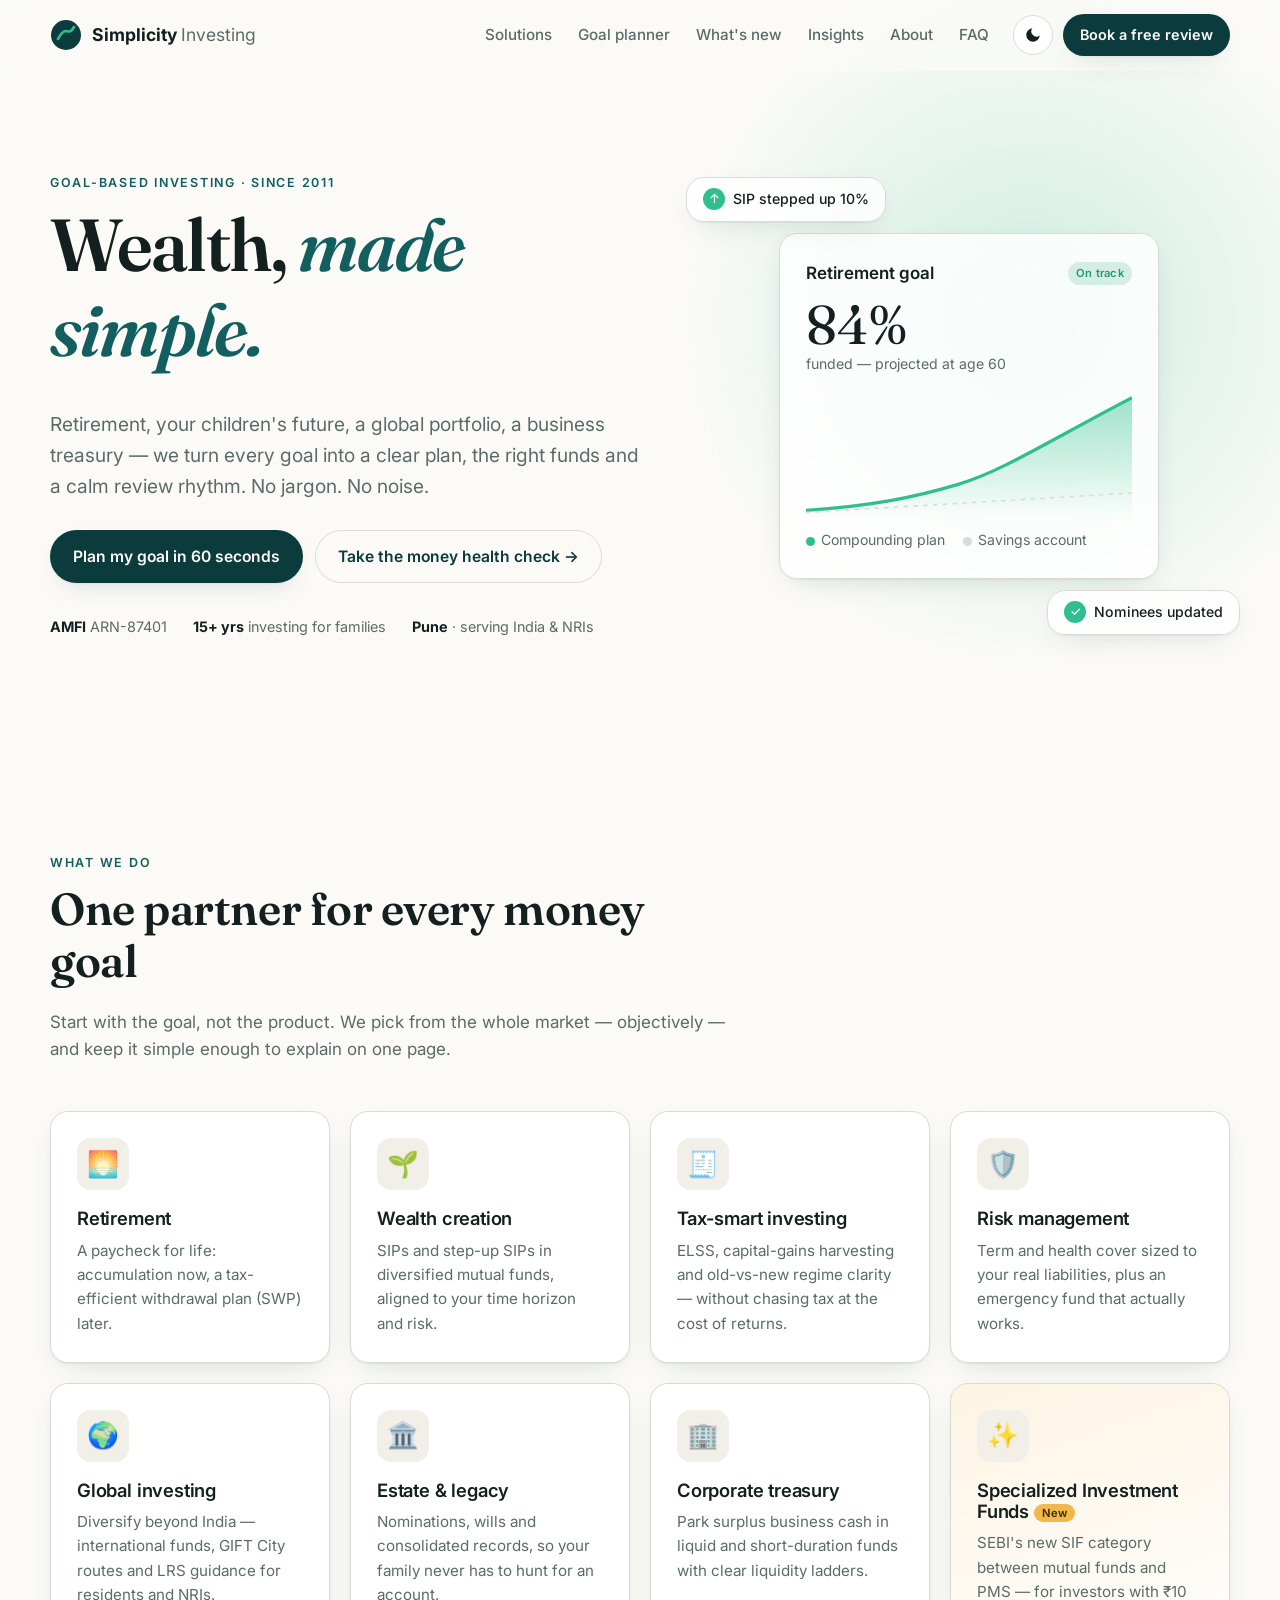
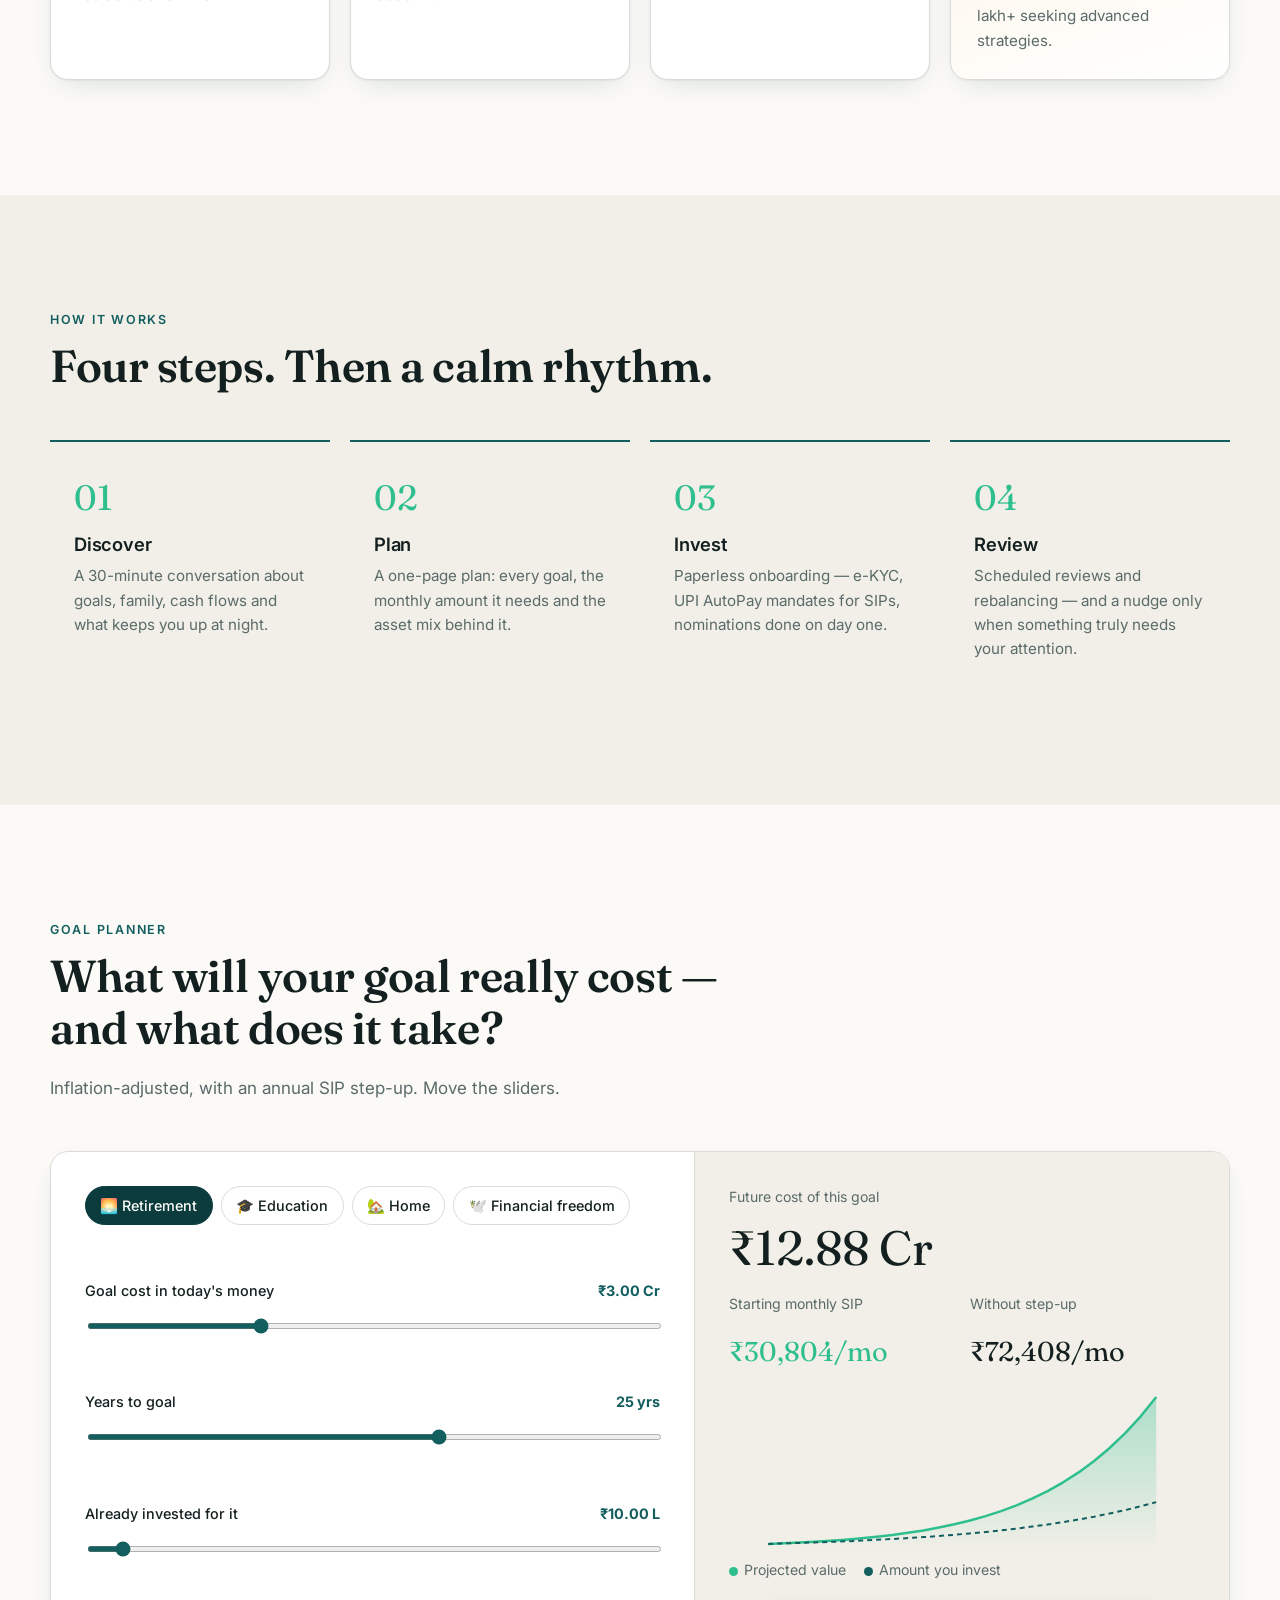
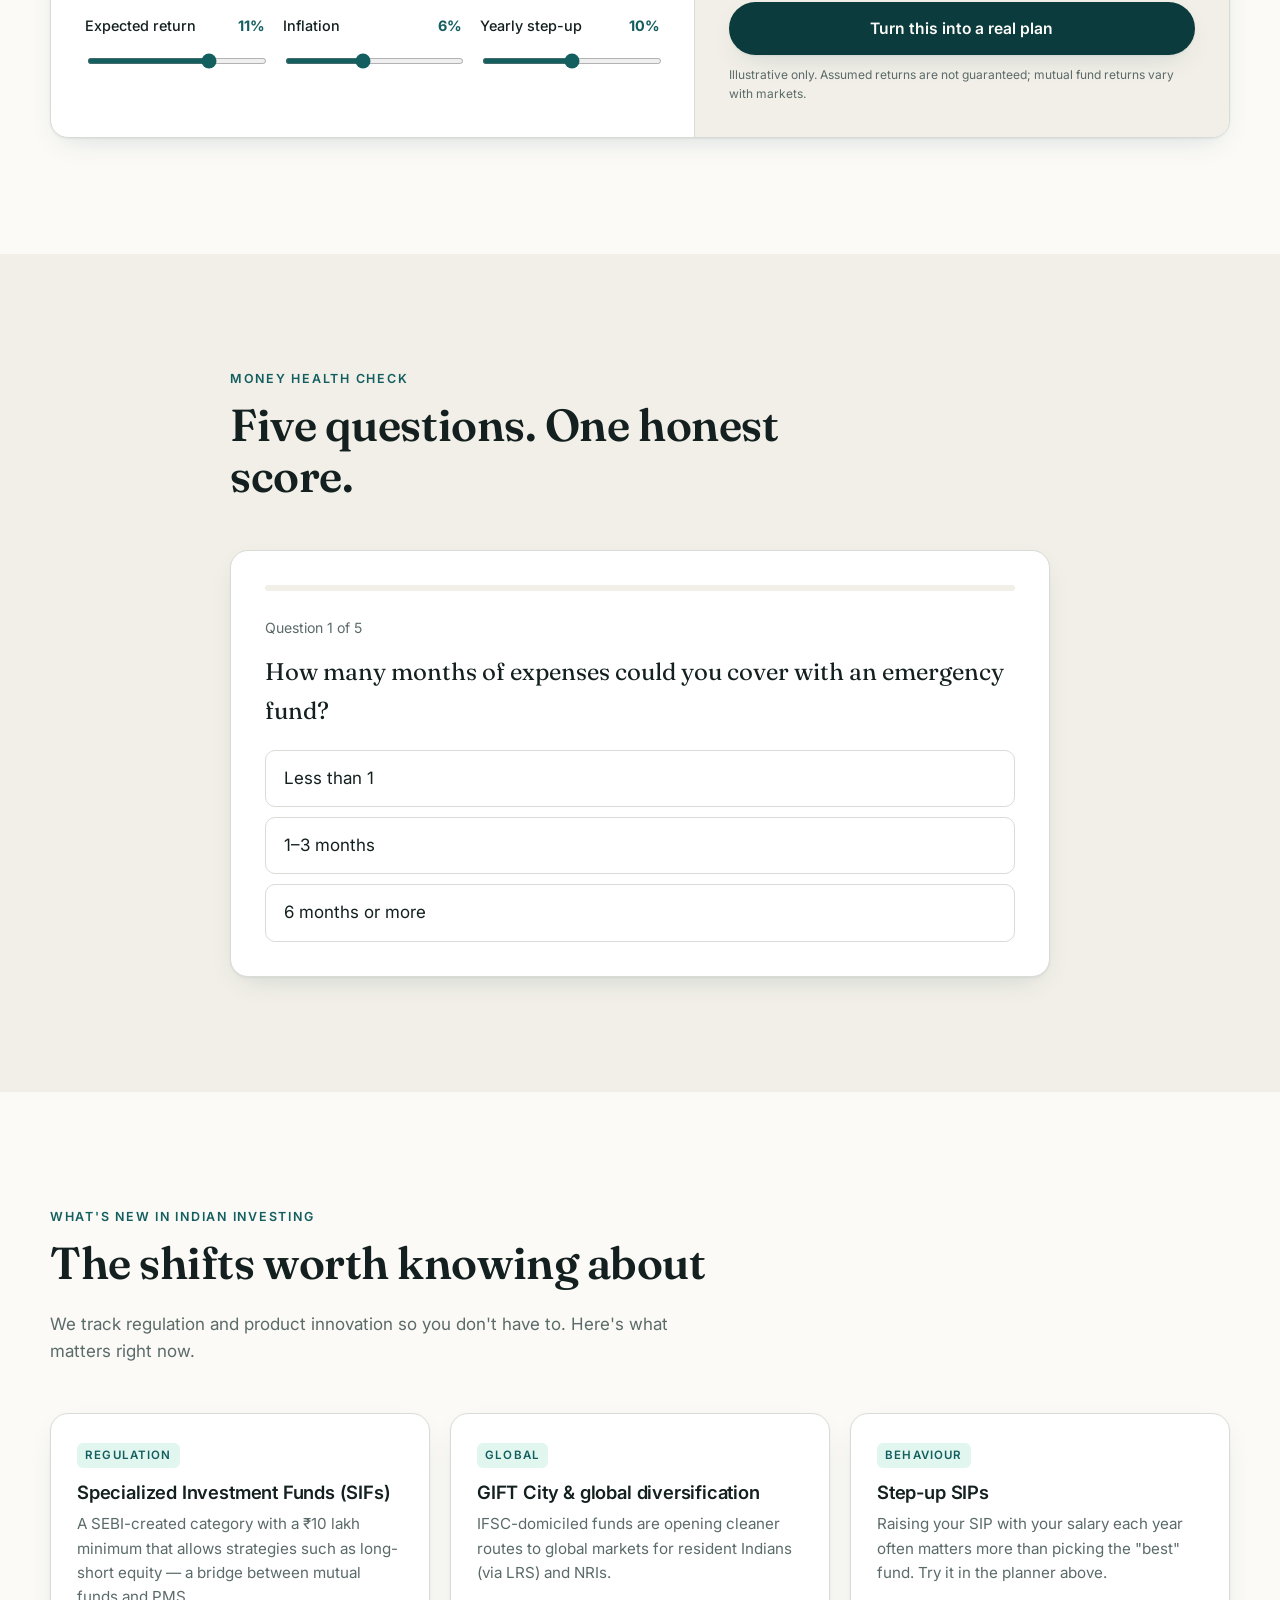
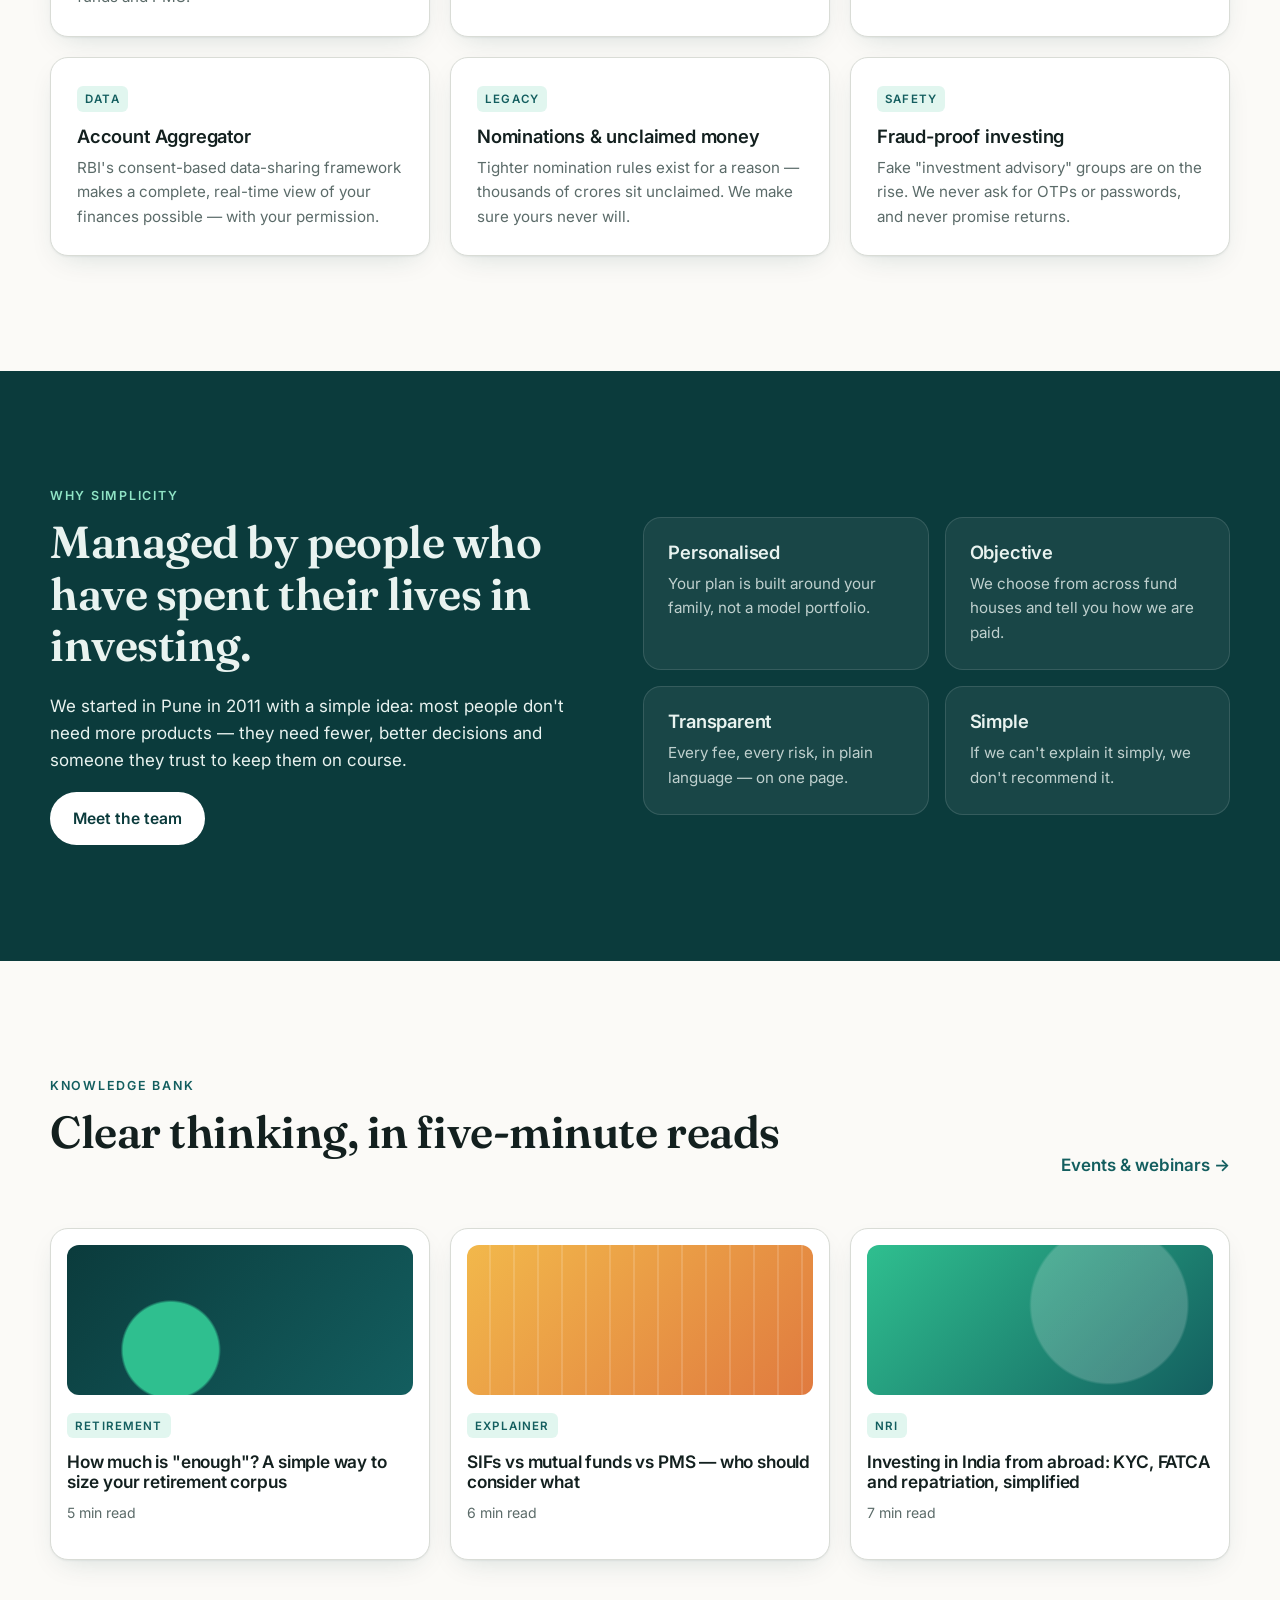
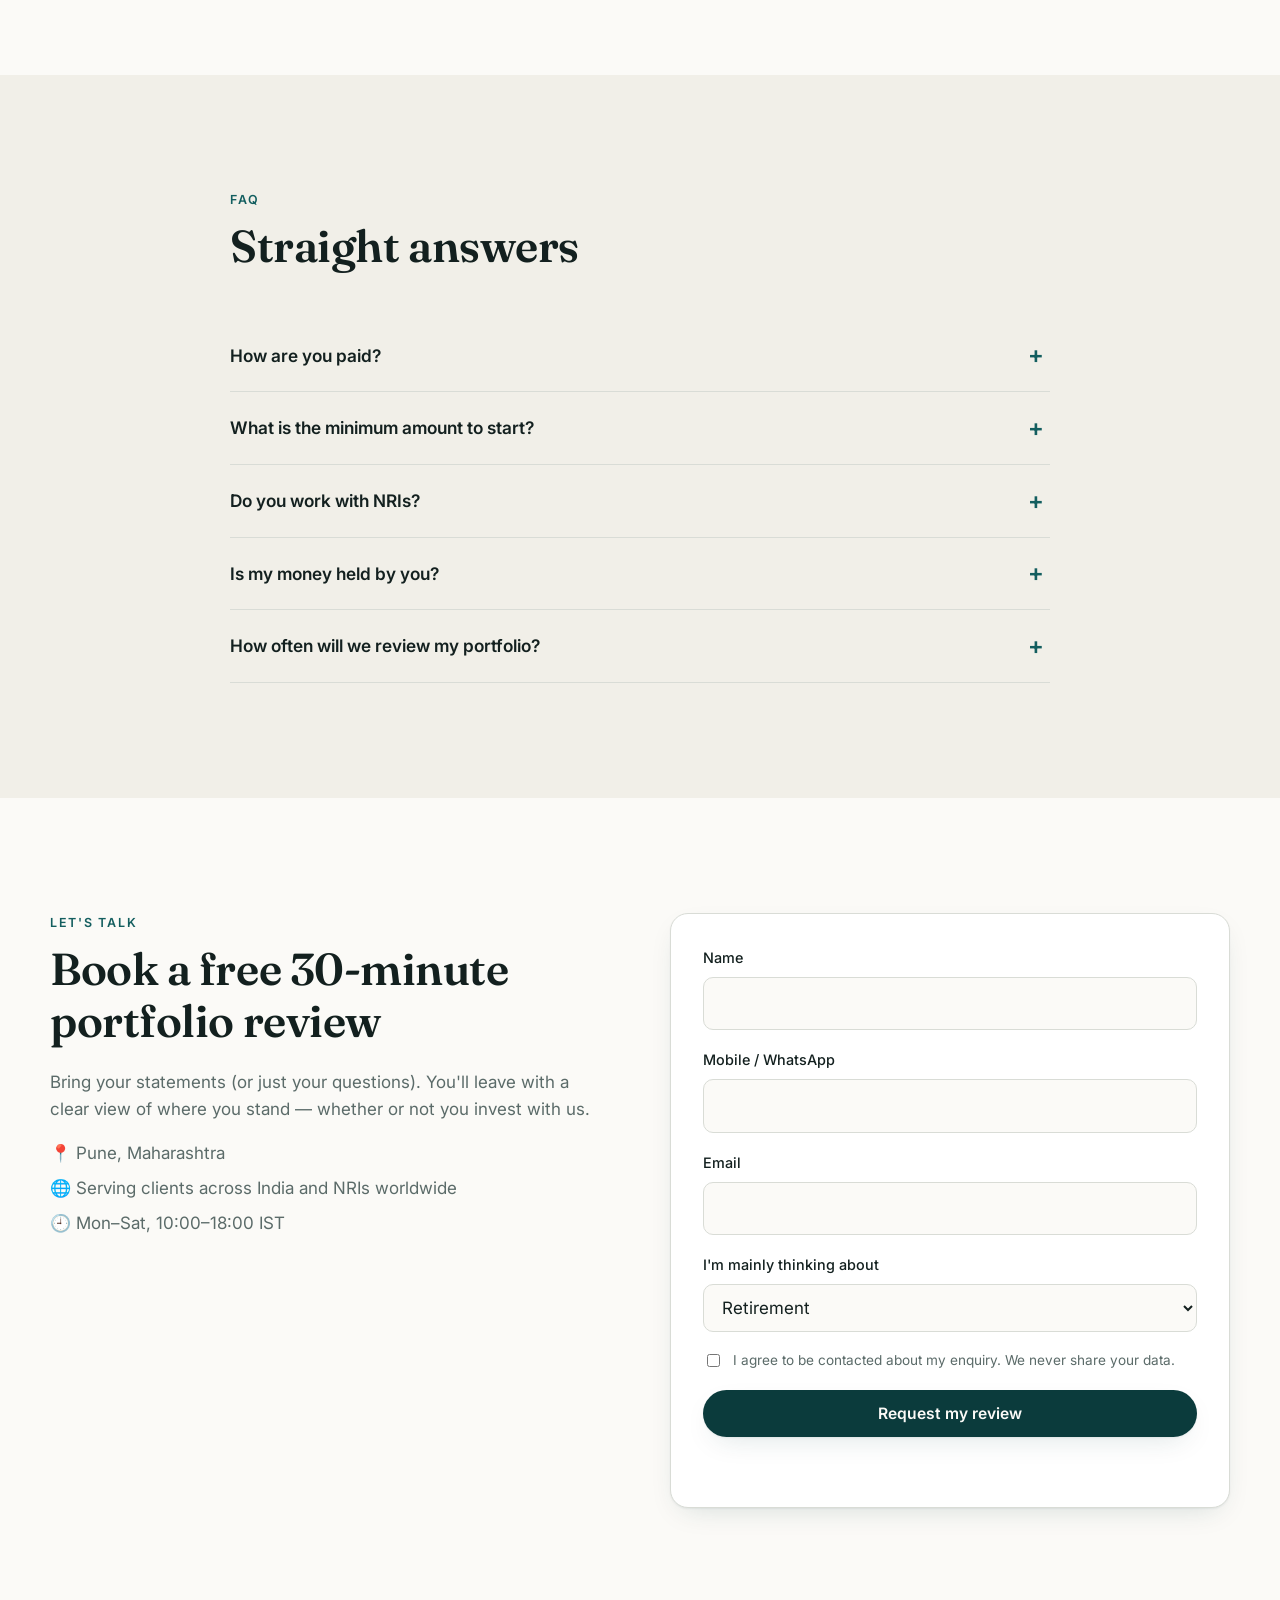
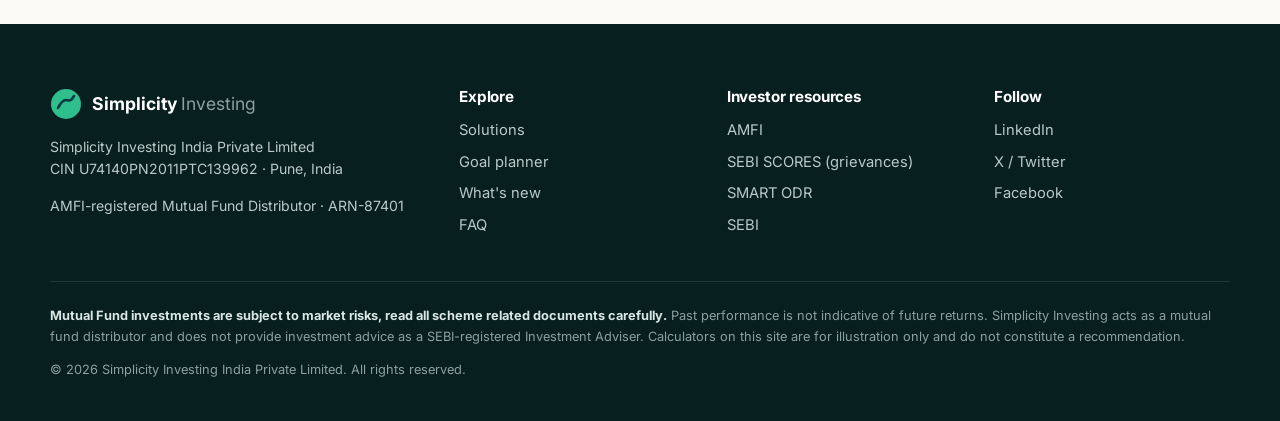
<file: index.html>
<!doctype html>
<html lang="en-IN">
<head>
  <meta charset="utf-8">
  <meta name="viewport" content="width=device-width, initial-scale=1">
  <title>Simplicity Investing — Wealth, made simple</title>
  <meta name="description" content="Simplicity Investing (AMFI ARN-87401, Pune, since 2011) helps families, NRIs and businesses plan retirement, build wealth, save tax and invest globally — with objectivity, transparency and simplicity.">
  <meta name="theme-color" content="#0b3b3c">
  <link rel="canonical" href="https://www.simplicityinvesting.com/">
  <link rel="icon" href="assets/favicon.svg" type="image/svg+xml">

  <!-- Open Graph -->
  <meta property="og:type" content="website">
  <meta property="og:title" content="Simplicity Investing — Wealth, made simple">
  <meta property="og:description" content="Goal-based investing for retirement, wealth creation, tax saving and global diversification. AMFI-registered since 2011.">
  <meta property="og:url" content="https://www.simplicityinvesting.com/">
  <meta name="twitter:card" content="summary_large_image">
  <meta name="twitter:site" content="@Simplicity_Inv">

  <link rel="preconnect" href="https://fonts.googleapis.com">
  <link rel="preconnect" href="https://fonts.gstatic.com" crossorigin>
  <link href="https://fonts.googleapis.com/css2?family=Fraunces:opsz,wght@9..144,400;9..144,600&family=Inter:wght@400;500;600;700&display=swap" rel="stylesheet">
  <link rel="stylesheet" href="styles.css">

  <!-- Structured data: helps search engines and AI answer engines cite the firm correctly -->
  <script type="application/ld+json">
  {
    "@context": "https://schema.org",
    "@type": "FinancialService",
    "name": "Simplicity Investing India Private Limited",
    "alternateName": "Simplicity Investing",
    "url": "https://www.simplicityinvesting.com/",
    "logo": "https://www.simplicityinvesting.com/assets/favicon.svg",
    "foundingDate": "2011",
    "address": { "@type": "PostalAddress", "addressLocality": "Pune", "addressRegion": "Maharashtra", "addressCountry": "IN" },
    "areaServed": ["IN", "Worldwide (NRI clients)"],
    "identifier": { "@type": "PropertyValue", "propertyID": "AMFI ARN", "value": "ARN-87401" },
    "sameAs": [
      "https://in.linkedin.com/company/simplicity-investing-advisors-india-private-limited",
      "https://www.facebook.com/simplicityinvesting/",
      "https://x.com/Simplicity_Inv"
    ],
    "knowsAbout": ["Mutual funds", "SIP", "Retirement planning", "ELSS tax saving", "Specialized Investment Funds", "International investing", "Estate planning", "Corporate treasury"]
  }
  </script>
  <script type="application/ld+json">
  {
    "@context": "https://schema.org",
    "@type": "FAQPage",
    "mainEntity": [
      { "@type": "Question", "name": "How is Simplicity Investing paid?", "acceptedAnswer": { "@type": "Answer", "text": "As an AMFI-registered mutual fund distributor (ARN-87401), Simplicity Investing is paid commissions by asset management companies, included in the expense ratio of regular plans and disclosed to clients." } },
      { "@type": "Question", "name": "What is the minimum amount to start investing?", "acceptedAnswer": { "@type": "Answer", "text": "Most funds allow SIPs from ₹500 a month. Specialized Investment Funds need a minimum of ₹10 lakh across SIFs of a fund house." } },
      { "@type": "Question", "name": "Does Simplicity Investing work with NRIs?", "acceptedAnswer": { "@type": "Answer", "text": "Yes. It helps NRIs with KYC, FATCA declarations, NRE/NRO routing and choosing fund houses that accept investments from their country of residence." } },
      { "@type": "Question", "name": "Does Simplicity Investing hold client money?", "acceptedAnswer": { "@type": "Answer", "text": "No. Investments are held in the client's own name with the fund house and its registrar (CAMS/KFintech), and payments go directly to the fund house." } }
    ]
  }
  </script>
</head>
<body>
  <a class="skip-link" href="#main">Skip to content</a>

  <header class="site-header" id="top">
    <div class="container nav">
      <a class="brand" href="#top" aria-label="Simplicity Investing home">
        <svg class="brand-mark" viewBox="0 0 32 32" aria-hidden="true"><circle cx="16" cy="16" r="15" fill="var(--brand)"/><path d="M8 20c3-6 6-8 8-8s4 3 8-4" stroke="var(--accent)" stroke-width="2.6" fill="none" stroke-linecap="round"/></svg>
        <span>Simplicity<span class="brand-sub">Investing</span></span>
      </a>
      <nav aria-label="Primary">
        <button class="nav-toggle" aria-expanded="false" aria-controls="nav-menu">
          <span class="sr-only">Menu</span><span class="bar"></span><span class="bar"></span>
        </button>
        <ul id="nav-menu" class="nav-menu">
          <li><a href="#solutions">Solutions</a></li>
          <li><a href="#planner">Goal planner</a></li>
          <li><a href="#trends">What's new</a></li>
          <li><a href="#insights">Insights</a></li>
          <li><a href="#about">About</a></li>
          <li><a href="#faq">FAQ</a></li>
        </ul>
      </nav>
      <div class="nav-actions">
        <button class="theme-toggle" type="button" aria-label="Toggle dark mode">
          <svg viewBox="0 0 24 24" aria-hidden="true"><path d="M21 12.8A9 9 0 1 1 11.2 3a7 7 0 0 0 9.8 9.8z"/></svg>
        </button>
        <a class="btn btn-primary btn-sm" href="#contact">Book a free review</a>
      </div>
    </div>
  </header>

  <main id="main">
    <!-- HERO -->
    <section class="hero">
      <div class="container hero-grid">
        <div class="hero-copy reveal">
          <p class="eyebrow">Goal-based investing · Since 2011</p>
          <h1>Wealth, <em>made simple.</em></h1>
          <p class="lead">Retirement, your children's future, a global portfolio, a business treasury — we turn every goal into a clear plan, the right funds and a calm review rhythm. No jargon. No noise.</p>
          <div class="hero-ctas">
            <a class="btn btn-primary" href="#planner">Plan my goal in 60 seconds</a>
            <a class="btn btn-ghost" href="#health">Take the money health check →</a>
          </div>
          <ul class="trust-strip" aria-label="Credentials">
            <li><strong>AMFI</strong> ARN-87401</li>
            <li><strong>15+ yrs</strong> investing for families</li>
            <li><strong>Pune</strong> · serving India &amp; NRIs</li>
          </ul>
        </div>

        <div class="hero-visual reveal" aria-hidden="true">
          <div class="card glass hero-card">
            <div class="hero-card-head">
              <span>Retirement goal</span>
              <span class="pill pill-good">On track</span>
            </div>
            <p class="hero-card-value" data-count="84">0%</p>
            <p class="muted small">funded — projected at age 60</p>
            <svg class="hero-chart" viewBox="0 0 300 120" preserveAspectRatio="none">
              <defs>
                <linearGradient id="hg" x1="0" y1="0" x2="0" y2="1">
                  <stop offset="0" stop-color="var(--accent)" stop-opacity=".45"/>
                  <stop offset="1" stop-color="var(--accent)" stop-opacity="0"/>
                </linearGradient>
              </defs>
              <path class="hero-area" d="M0 112 C60 108 100 100 140 88 S220 50 300 8 L300 120 L0 120Z" fill="url(#hg)"/>
              <path class="hero-line" d="M0 112 C60 108 100 100 140 88 S220 50 300 8" fill="none" stroke="var(--accent)" stroke-width="3"/>
              <path d="M0 114 L300 96" stroke="var(--line)" stroke-dasharray="4 5" stroke-width="1.5"/>
            </svg>
            <div class="legend small"><span><i class="dot dot-accent"></i>Compounding plan</span><span><i class="dot dot-line"></i>Savings account</span></div>
          </div>
          <div class="card glass float-chip chip-1"><span class="chip-ic">↑</span> SIP stepped up 10%</div>
          <div class="card glass float-chip chip-2"><span class="chip-ic">✓</span> Nominees updated</div>
        </div>
      </div>
    </section>

    <!-- SOLUTIONS -->
    <section id="solutions" class="section">
      <div class="container">
        <header class="section-head reveal">
          <p class="eyebrow">What we do</p>
          <h2>One partner for every money goal</h2>
          <p class="muted">Start with the goal, not the product. We pick from the whole market — objectively — and keep it simple enough to explain on one page.</p>
        </header>
        <div class="grid grid-4">
          <article class="card solution reveal">
            <div class="icon">🌅</div>
            <h3>Retirement</h3>
            <p>A paycheck for life: accumulation now, a tax-efficient withdrawal plan (SWP) later.</p>
          </article>
          <article class="card solution reveal">
            <div class="icon">🌱</div>
            <h3>Wealth creation</h3>
            <p>SIPs and step-up SIPs in diversified mutual funds, aligned to your time horizon and risk.</p>
          </article>
          <article class="card solution reveal">
            <div class="icon">🧾</div>
            <h3>Tax-smart investing</h3>
            <p>ELSS, capital-gains harvesting and old-vs-new regime clarity — without chasing tax at the cost of returns.</p>
          </article>
          <article class="card solution reveal">
            <div class="icon">🛡️</div>
            <h3>Risk management</h3>
            <p>Term and health cover sized to your real liabilities, plus an emergency fund that actually works.</p>
          </article>
          <article class="card solution reveal">
            <div class="icon">🌍</div>
            <h3>Global investing</h3>
            <p>Diversify beyond India — international funds, GIFT City routes and LRS guidance for residents and NRIs.</p>
          </article>
          <article class="card solution reveal">
            <div class="icon">🏛️</div>
            <h3>Estate &amp; legacy</h3>
            <p>Nominations, wills and consolidated records, so your family never has to hunt for an account.</p>
          </article>
          <article class="card solution reveal">
            <div class="icon">🏢</div>
            <h3>Corporate treasury</h3>
            <p>Park surplus business cash in liquid and short-duration funds with clear liquidity ladders.</p>
          </article>
          <article class="card solution reveal highlight">
            <div class="icon">✨</div>
            <h3>Specialized Investment Funds <span class="pill">New</span></h3>
            <p>SEBI's new SIF category between mutual funds and PMS — for investors with ₹10 lakh+ seeking advanced strategies.</p>
          </article>
        </div>
      </div>
    </section>

    <!-- PROCESS -->
    <section class="section section-tint">
      <div class="container">
        <header class="section-head reveal">
          <p class="eyebrow">How it works</p>
          <h2>Four steps. Then a calm rhythm.</h2>
        </header>
        <ol class="steps">
          <li class="reveal"><span class="step-n">01</span><h3>Discover</h3><p>A 30-minute conversation about goals, family, cash flows and what keeps you up at night.</p></li>
          <li class="reveal"><span class="step-n">02</span><h3>Plan</h3><p>A one-page plan: every goal, the monthly amount it needs and the asset mix behind it.</p></li>
          <li class="reveal"><span class="step-n">03</span><h3>Invest</h3><p>Paperless onboarding — e-KYC, UPI AutoPay mandates for SIPs, nominations done on day one.</p></li>
          <li class="reveal"><span class="step-n">04</span><h3>Review</h3><p>Scheduled reviews and rebalancing — and a nudge only when something truly needs your attention.</p></li>
        </ol>
      </div>
    </section>

    <!-- PLANNER -->
    <section id="planner" class="section">
      <div class="container">
        <header class="section-head reveal">
          <p class="eyebrow">Goal planner</p>
          <h2>What will your goal really cost — and what does it take?</h2>
          <p class="muted">Inflation-adjusted, with an annual SIP step-up. Move the sliders.</p>
        </header>

        <div class="planner card reveal">
          <form class="planner-form" id="planner-form" aria-label="Goal planner inputs">
            <fieldset class="goal-chips">
              <legend class="sr-only">Pick a goal</legend>
              <label><input type="radio" name="goal" value="retirement" checked><span>🌅 Retirement</span></label>
              <label><input type="radio" name="goal" value="education"><span>🎓 Education</span></label>
              <label><input type="radio" name="goal" value="home"><span>🏡 Home</span></label>
              <label><input type="radio" name="goal" value="freedom"><span>🕊️ Financial freedom</span></label>
            </fieldset>

            <div class="field">
              <label for="cost">Goal cost in today's money <output id="cost-out"></output></label>
              <input type="range" id="cost" min="500000" max="100000000" step="500000" value="30000000">
            </div>
            <div class="field">
              <label for="years">Years to goal <output id="years-out"></output></label>
              <input type="range" id="years" min="1" max="40" step="1" value="25">
            </div>
            <div class="field">
              <label for="saved">Already invested for it <output id="saved-out"></output></label>
              <input type="range" id="saved" min="0" max="20000000" step="100000" value="1000000">
            </div>
            <div class="field-row">
              <div class="field">
                <label for="ret">Expected return <output id="ret-out"></output></label>
                <input type="range" id="ret" min="4" max="14" step="0.5" value="11">
              </div>
              <div class="field">
                <label for="inf">Inflation <output id="inf-out"></output></label>
                <input type="range" id="inf" min="3" max="10" step="0.5" value="6">
              </div>
              <div class="field">
                <label for="step">Yearly step-up <output id="step-out"></output></label>
                <input type="range" id="step" min="0" max="20" step="1" value="10">
              </div>
            </div>
          </form>

          <div class="planner-result" aria-live="polite">
            <p class="muted small">Future cost of this goal</p>
            <p class="big" id="future-cost">—</p>
            <div class="result-pair">
              <div>
                <p class="muted small">Starting monthly SIP</p>
                <p class="mid accent" id="sip-need">—</p>
              </div>
              <div>
                <p class="muted small">Without step-up</p>
                <p class="mid" id="sip-flat">—</p>
              </div>
            </div>
            <svg id="planner-chart" viewBox="0 0 400 160" role="img" aria-label="Projected corpus versus amount invested"></svg>
            <div class="legend small"><span><i class="dot dot-accent"></i>Projected value</span><span><i class="dot dot-brand"></i>Amount you invest</span></div>
            <a class="btn btn-primary btn-block" href="#contact">Turn this into a real plan</a>
            <p class="fine">Illustrative only. Assumed returns are not guaranteed; mutual fund returns vary with markets.</p>
          </div>
        </div>
      </div>
    </section>

    <!-- HEALTH CHECK -->
    <section id="health" class="section section-tint">
      <div class="container narrow">
        <header class="section-head reveal">
          <p class="eyebrow">Money health check</p>
          <h2>Five questions. One honest score.</h2>
        </header>
        <div class="card quiz reveal" id="quiz">
          <div class="quiz-progress"><span id="quiz-bar"></span></div>
          <div id="quiz-body"></div>
        </div>
      </div>
    </section>

    <!-- TRENDS -->
    <section id="trends" class="section">
      <div class="container">
        <header class="section-head reveal">
          <p class="eyebrow">What's new in Indian investing</p>
          <h2>The shifts worth knowing about</h2>
          <p class="muted">We track regulation and product innovation so you don't have to. Here's what matters right now.</p>
        </header>
        <div class="grid grid-3">
          <article class="card trend reveal">
            <span class="tag">Regulation</span>
            <h3>Specialized Investment Funds (SIFs)</h3>
            <p>A SEBI-created category with a ₹10 lakh minimum that allows strategies such as long-short equity — a bridge between mutual funds and PMS.</p>
          </article>
          <article class="card trend reveal">
            <span class="tag">Global</span>
            <h3>GIFT City &amp; global diversification</h3>
            <p>IFSC-domiciled funds are opening cleaner routes to global markets for resident Indians (via LRS) and NRIs.</p>
          </article>
          <article class="card trend reveal">
            <span class="tag">Behaviour</span>
            <h3>Step-up SIPs</h3>
            <p>Raising your SIP with your salary each year often matters more than picking the "best" fund. Try it in the planner above.</p>
          </article>
          <article class="card trend reveal">
            <span class="tag">Data</span>
            <h3>Account Aggregator</h3>
            <p>RBI's consent-based data-sharing framework makes a complete, real-time view of your finances possible — with your permission.</p>
          </article>
          <article class="card trend reveal">
            <span class="tag">Legacy</span>
            <h3>Nominations &amp; unclaimed money</h3>
            <p>Tighter nomination rules exist for a reason — thousands of crores sit unclaimed. We make sure yours never will.</p>
          </article>
          <article class="card trend reveal">
            <span class="tag">Safety</span>
            <h3>Fraud-proof investing</h3>
            <p>Fake "investment advisory" groups are on the rise. We never ask for OTPs or passwords, and never promise returns.</p>
          </article>
        </div>
      </div>
    </section>

    <!-- ABOUT -->
    <section id="about" class="section section-dark">
      <div class="container about-grid">
        <div class="reveal">
          <p class="eyebrow">Why Simplicity</p>
          <h2>Managed by people who have spent their lives in investing.</h2>
          <p>We started in Pune in 2011 with a simple idea: most people don't need more products — they need fewer, better decisions and someone they trust to keep them on course.</p>
          <a class="btn btn-light" href="#contact">Meet the team</a>
        </div>
        <ul class="values">
          <li class="reveal"><h3>Personalised</h3><p>Your plan is built around your family, not a model portfolio.</p></li>
          <li class="reveal"><h3>Objective</h3><p>We choose from across fund houses and tell you how we are paid.</p></li>
          <li class="reveal"><h3>Transparent</h3><p>Every fee, every risk, in plain language — on one page.</p></li>
          <li class="reveal"><h3>Simple</h3><p>If we can't explain it simply, we don't recommend it.</p></li>
        </ul>
      </div>
    </section>

    <!-- INSIGHTS -->
    <section id="insights" class="section">
      <div class="container">
        <header class="section-head section-head-row reveal">
          <div>
            <p class="eyebrow">Knowledge bank</p>
            <h2>Clear thinking, in five-minute reads</h2>
          </div>
          <a class="link-arrow" href="https://www.simplicityinvesting.com/knowledge-bank/events">Events &amp; webinars →</a>
        </header>
        <div class="grid grid-3">
          <a class="card insight reveal" href="#">
            <div class="insight-art art-1"></div>
            <span class="tag">Retirement</span>
            <h3>How much is "enough"? A simple way to size your retirement corpus</h3>
            <p class="muted small">5 min read</p>
          </a>
          <a class="card insight reveal" href="#">
            <div class="insight-art art-2"></div>
            <span class="tag">Explainer</span>
            <h3>SIFs vs mutual funds vs PMS — who should consider what</h3>
            <p class="muted small">6 min read</p>
          </a>
          <a class="card insight reveal" href="#">
            <div class="insight-art art-3"></div>
            <span class="tag">NRI</span>
            <h3>Investing in India from abroad: KYC, FATCA and repatriation, simplified</h3>
            <p class="muted small">7 min read</p>
          </a>
        </div>
      </div>
    </section>

    <!-- FAQ -->
    <section id="faq" class="section section-tint">
      <div class="container narrow">
        <header class="section-head reveal">
          <p class="eyebrow">FAQ</p>
          <h2>Straight answers</h2>
        </header>
        <div class="faq reveal">
          <details>
            <summary>How are you paid?</summary>
            <p>We are an AMFI-registered mutual fund distributor (ARN-87401). We are paid commissions by the asset management companies, which are included in the expense ratio of regular plans. We disclose these to you, as required by SEBI.</p>
          </details>
          <details>
            <summary>What is the minimum amount to start?</summary>
            <p>You can start a SIP from as little as ₹500 a month in most funds. Specialized Investment Funds need a minimum of ₹10 lakh across SIFs of a fund house.</p>
          </details>
          <details>
            <summary>Do you work with NRIs?</summary>
            <p>Yes. We help NRIs with KYC, FATCA declarations, NRE/NRO routing and choosing fund houses that accept investments from their country of residence.</p>
          </details>
          <details>
            <summary>Is my money held by you?</summary>
            <p>No. Your investments are held in your own name with the fund house and its registrar (CAMS/KFintech). Payments go directly to the fund house — never to us.</p>
          </details>
          <details>
            <summary>How often will we review my portfolio?</summary>
            <p>At least once a year, plus whenever your life changes — a new job, a child, a move abroad — or when your asset mix drifts too far from plan.</p>
          </details>
        </div>
      </div>
    </section>

    <!-- CONTACT -->
    <section id="contact" class="section">
      <div class="container contact-grid">
        <div class="reveal">
          <p class="eyebrow">Let's talk</p>
          <h2>Book a free 30-minute portfolio review</h2>
          <p class="muted">Bring your statements (or just your questions). You'll leave with a clear view of where you stand — whether or not you invest with us.</p>
          <ul class="contact-list">
            <li>📍 Pune, Maharashtra</li>
            <li>🌐 Serving clients across India and NRIs worldwide</li>
            <li>🕘 Mon–Sat, 10:00–18:00 IST</li>
          </ul>
        </div>
        <form class="card contact-form reveal" id="contact-form" novalidate>
          <div class="field">
            <label for="c-name">Name</label>
            <input id="c-name" name="name" autocomplete="name" required>
          </div>
          <div class="field">
            <label for="c-phone">Mobile / WhatsApp</label>
            <input id="c-phone" name="phone" type="tel" autocomplete="tel" inputmode="tel" required>
          </div>
          <div class="field">
            <label for="c-email">Email</label>
            <input id="c-email" name="email" type="email" autocomplete="email" required>
          </div>
          <div class="field">
            <label for="c-goal">I'm mainly thinking about</label>
            <select id="c-goal" name="goal">
              <option>Retirement</option>
              <option>Wealth creation</option>
              <option>Tax saving</option>
              <option>Global / NRI investing</option>
              <option>Specialized Investment Funds</option>
              <option>Business treasury</option>
            </select>
          </div>
          <label class="consent"><input type="checkbox" name="consent" required> I agree to be contacted about my enquiry. We never share your data.</label>
          <button class="btn btn-primary btn-block" type="submit">Request my review</button>
          <p class="form-status" role="status" aria-live="polite"></p>
        </form>
      </div>
    </section>
  </main>

  <footer class="site-footer">
    <div class="container footer-grid">
      <div>
        <a class="brand" href="#top">
          <svg class="brand-mark" viewBox="0 0 32 32" aria-hidden="true"><circle cx="16" cy="16" r="15" fill="var(--accent)"/><path d="M8 20c3-6 6-8 8-8s4 3 8-4" stroke="var(--brand)" stroke-width="2.6" fill="none" stroke-linecap="round"/></svg>
          <span>Simplicity<span class="brand-sub">Investing</span></span>
        </a>
        <p class="small">Simplicity Investing India Private Limited<br>CIN U74140PN2011PTC139962 · Pune, India</p>
        <p class="small">AMFI-registered Mutual Fund Distributor · ARN-87401</p>
      </div>
      <div>
        <h4>Explore</h4>
        <ul>
          <li><a href="#solutions">Solutions</a></li>
          <li><a href="#planner">Goal planner</a></li>
          <li><a href="#trends">What's new</a></li>
          <li><a href="#faq">FAQ</a></li>
        </ul>
      </div>
      <div>
        <h4>Investor resources</h4>
        <ul>
          <li><a href="https://www.amfiindia.com/" rel="noopener">AMFI</a></li>
          <li><a href="https://scores.sebi.gov.in/" rel="noopener">SEBI SCORES (grievances)</a></li>
          <li><a href="https://smartodr.in/" rel="noopener">SMART ODR</a></li>
          <li><a href="https://www.sebi.gov.in/" rel="noopener">SEBI</a></li>
        </ul>
      </div>
      <div>
        <h4>Follow</h4>
        <ul>
          <li><a href="https://in.linkedin.com/company/simplicity-investing-advisors-india-private-limited" rel="noopener">LinkedIn</a></li>
          <li><a href="https://x.com/Simplicity_Inv" rel="noopener">X / Twitter</a></li>
          <li><a href="https://www.facebook.com/simplicityinvesting/" rel="noopener">Facebook</a></li>
        </ul>
      </div>
    </div>
    <div class="container disclaimer">
      <p><strong>Mutual Fund investments are subject to market risks, read all scheme related documents carefully.</strong> Past performance is not indicative of future returns. Simplicity Investing acts as a mutual fund distributor and does not provide investment advice as a SEBI-registered Investment Adviser. Calculators on this site are for illustration only and do not constitute a recommendation.</p>
      <p>© <span id="year"></span> Simplicity Investing India Private Limited. All rights reserved.</p>
    </div>
  </footer>

  <script src="app.js" defer></script>
</body>
</html>
</file>
<file: styles.css>
/* ============ Tokens ============ */
:root {
  --brand: #0b3b3c;          /* deep teal ink: trust */
  --brand-2: #135e5f;
  --accent: #2fbf8f;         /* growth green */
  --accent-2: #f2b84b;       /* warm highlight */
  --bg: #fbfaf7;
  --bg-tint: #f1efe8;
  --surface: #ffffff;
  --text: #13201f;
  --muted: #5b6b69;
  --line: #d9dcd6;
  --good: #1f9d6f;
  --radius: 18px;
  --radius-sm: 10px;
  --shadow: 0 1px 2px rgba(11, 59, 60, .06), 0 10px 30px -12px rgba(11, 59, 60, .18);
  --font-sans: "Inter", system-ui, -apple-system, "Segoe UI", Roboto, sans-serif;
  --font-serif: "Fraunces", Georgia, serif;
  color-scheme: light;
}

@media (prefers-color-scheme: dark) {
  :root:not([data-theme="light"]) {
    --brand: #8fe3c5;
    --brand-2: #5cc9a6;
    --accent: #3fd6a2;
    --bg: #0c1413;
    --bg-tint: #111c1b;
    --surface: #152321;
    --text: #e8efed;
    --muted: #97a8a5;
    --line: #2a3a38;
    --shadow: 0 1px 2px rgba(0, 0, 0, .3), 0 12px 30px -12px rgba(0, 0, 0, .6);
    color-scheme: dark;
  }
}
:root[data-theme="dark"] {
  --brand: #8fe3c5;
  --brand-2: #5cc9a6;
  --accent: #3fd6a2;
  --bg: #0c1413;
  --bg-tint: #111c1b;
  --surface: #152321;
  --text: #e8efed;
  --muted: #97a8a5;
  --line: #2a3a38;
  --shadow: 0 1px 2px rgba(0, 0, 0, .3), 0 12px 30px -12px rgba(0, 0, 0, .6);
  color-scheme: dark;
}

/* ============ Base ============ */
*, *::before, *::after { box-sizing: border-box; }
html { overflow-x: clip; scroll-behavior: smooth; -webkit-text-size-adjust: 100%; }
body {
  margin: 0;
  font-family: var(--font-sans);
  font-size: 17px;
  line-height: 1.6;
  color: var(--text);
  background: var(--bg);
  -webkit-font-smoothing: antialiased;
  overflow-x: hidden;
}
img, svg { max-width: 100%; display: block; }
a { color: inherit; }
h1, h2, h3, h4 { line-height: 1.15; margin: 0 0 .5em; letter-spacing: -.01em; }
h1, h2 { font-family: var(--font-serif); font-weight: 600; }
h1 { font-size: clamp(2.6rem, 6vw, 4.6rem); letter-spacing: -.025em; }
h2 { font-size: clamp(1.8rem, 3.6vw, 2.8rem); }
h3 { font-size: 1.15rem; font-weight: 600; }
p { margin: 0 0 1em; }
em { font-style: italic; color: var(--brand-2); }
:focus-visible { outline: 3px solid var(--accent); outline-offset: 3px; border-radius: 6px; }

.container { width: min(1180px, 100% - 32px); margin-inline: auto; }
.narrow { width: min(820px, 100% - 32px); }
.sr-only { position: absolute; width: 1px; height: 1px; overflow: hidden; clip: rect(0 0 0 0); white-space: nowrap; }
.skip-link { position: absolute; left: -999px; top: 8px; background: var(--brand); color: #fff; padding: 8px 14px; border-radius: 8px; z-index: 100; }
.skip-link:focus { left: 8px; }
.muted { color: var(--muted); }
.small { font-size: .88rem; }
.fine { font-size: .75rem; color: var(--muted); margin: .8em 0 0; }
.accent { color: var(--accent); }

.eyebrow {
  font-size: .78rem; font-weight: 600; letter-spacing: .14em; text-transform: uppercase;
  color: var(--brand-2); margin-bottom: .8em;
}

/* ============ Buttons ============ */
.btn {
  display: inline-flex; align-items: center; justify-content: center; gap: .4em;
  padding: .85em 1.4em; border-radius: 999px; font-weight: 600; font-size: .98rem;
  text-decoration: none; border: 1.5px solid transparent; cursor: pointer;
  transition: transform .2s ease, box-shadow .2s ease, background .2s ease;
  font-family: inherit;
}
.btn:hover { transform: translateY(-1px); }
.btn-primary { background: var(--brand); color: var(--bg); box-shadow: var(--shadow); }
.btn-primary:hover { background: var(--brand-2); }
.btn-ghost { color: var(--brand); border-color: var(--line); background: transparent; }
.btn-ghost:hover { border-color: var(--brand); }
.btn-light { background: #fff; color: #0b3b3c; }
.btn-sm { padding: .6em 1.1em; font-size: .9rem; }
.btn-block { width: 100%; }

/* ============ Header ============ */
.site-header {
  position: sticky; top: 0; z-index: 50;
  background: color-mix(in srgb, var(--bg) 80%, transparent);
  backdrop-filter: saturate(160%) blur(14px);
  -webkit-backdrop-filter: saturate(160%) blur(14px);
  border-bottom: 1px solid transparent;
  transition: border-color .3s;
}
.site-header.scrolled { border-bottom-color: var(--line); }
.nav { display: flex; align-items: center; gap: 24px; height: 70px; }
.brand { display: flex; align-items: center; gap: 10px; text-decoration: none; font-weight: 700; font-size: 1.1rem; }
.brand-mark { width: 32px; height: 32px; }
.brand-sub { font-weight: 400; color: var(--muted); margin-left: 4px; }
.nav-menu { display: flex; gap: 26px; list-style: none; margin: 0; padding: 0; }
.nav-menu a { text-decoration: none; font-size: .95rem; color: var(--muted); font-weight: 500; }
.nav-menu a:hover { color: var(--text); }
nav { margin-left: auto; }
.nav-actions { display: flex; gap: 10px; align-items: center; }
.theme-toggle {
  width: 40px; height: 40px; border-radius: 50%; border: 1px solid var(--line);
  background: var(--surface); cursor: pointer; display: grid; place-items: center;
}
.theme-toggle svg { width: 18px; height: 18px; fill: var(--text); }
.nav-toggle { display: none; }

/* ============ Hero ============ */
.hero { padding: clamp(48px, 8vw, 110px) 0 clamp(56px, 8vw, 100px); position: relative; overflow-x: clip; }
.hero::before {
  content: ""; position: absolute; inset: -20% -10% auto auto; width: 60vw; height: 60vw; max-width: 760px; max-height: 760px;
  background: radial-gradient(circle, color-mix(in srgb, var(--accent) 22%, transparent), transparent 65%);
  z-index: -1; pointer-events: none;
}
.hero-grid { display: grid; grid-template-columns: 1.15fr 1fr; gap: 56px; align-items: center; }
.lead { font-size: 1.2rem; color: var(--muted); max-width: 34em; }
.hero-ctas { display: flex; flex-wrap: wrap; gap: 12px; margin: 28px 0 32px; }
.trust-strip { display: flex; flex-wrap: wrap; gap: 10px 26px; list-style: none; padding: 0; margin: 0; font-size: .9rem; color: var(--muted); }
.trust-strip strong { color: var(--text); }

.hero-visual { position: relative; min-height: 380px; padding: 56px 0; display: grid; place-items: center; }
.card { background: var(--surface); border: 1px solid var(--line); border-radius: var(--radius); box-shadow: var(--shadow); }
.glass { background: color-mix(in srgb, var(--surface) 82%, transparent); backdrop-filter: blur(12px); }
.hero-card { width: min(380px, 100%); padding: 26px; }
.hero-card-head { display: flex; justify-content: space-between; align-items: center; font-weight: 600; }
.hero-card-value { font-family: var(--font-serif); font-size: 3.4rem; margin: .2em 0 0; line-height: 1; }
.hero-chart { width: 100%; height: 130px; margin: 12px 0 10px; }
.hero-line { stroke-dasharray: 420; stroke-dashoffset: 420; animation: draw 2.2s .3s ease forwards; }
@keyframes draw { to { stroke-dashoffset: 0; } }
.float-chip { position: absolute; padding: 10px 16px; font-size: .88rem; font-weight: 500; display: flex; gap: 8px; align-items: center; animation: floaty 6s ease-in-out infinite; }
.chip-ic { width: 22px; height: 22px; border-radius: 50%; background: var(--accent); color: #fff; display: grid; place-items: center; font-size: .8rem; }
.chip-1 { top: 0; left: -4%; }
.chip-2 { bottom: 0; right: -2%; animation-delay: -3s; }
@keyframes floaty { 50% { transform: translateY(-10px); } }

.pill { display: inline-block; font-size: .7rem; font-weight: 600; padding: .25em .7em; border-radius: 999px; background: var(--accent-2); color: #3a2a00; vertical-align: middle; letter-spacing: .02em; }
.pill-good { background: color-mix(in srgb, var(--good) 16%, transparent); color: var(--good); }
.legend { display: flex; gap: 18px; color: var(--muted); }
.dot { display: inline-block; width: 9px; height: 9px; border-radius: 50%; margin-right: 6px; vertical-align: middle; }
.dot-accent { background: var(--accent); }
.dot-brand { background: var(--brand-2); }
.dot-line { background: var(--line); }

/* ============ Sections ============ */
.section { padding: clamp(64px, 9vw, 120px) 0; }
.section-tint { background: var(--bg-tint); }
.section-head { max-width: 680px; margin-bottom: 48px; }
.section-head-row { max-width: none; display: flex; justify-content: space-between; align-items: end; gap: 20px; flex-wrap: wrap; }
.link-arrow { font-weight: 600; color: var(--brand-2); text-decoration: none; }

.grid { display: grid; gap: 20px; }
.grid-4 { grid-template-columns: repeat(4, 1fr); }
.grid-3 { grid-template-columns: repeat(3, 1fr); }

.solution { padding: 26px; transition: transform .25s ease, border-color .25s; }
.solution:hover { transform: translateY(-4px); border-color: var(--accent); }
.solution p { color: var(--muted); font-size: .95rem; margin: 0; }
.solution .icon { font-size: 1.6rem; width: 52px; height: 52px; border-radius: 14px; display: grid; place-items: center; background: var(--bg-tint); margin-bottom: 18px; }
.solution.highlight { background: linear-gradient(160deg, color-mix(in srgb, var(--accent-2) 16%, var(--surface)), var(--surface)); }

/* Steps */
.steps { list-style: none; padding: 0; margin: 0; display: grid; grid-template-columns: repeat(4, 1fr); gap: 20px; counter-reset: s; }
.steps li { padding: 28px 24px; border-top: 2px solid var(--brand-2); }
.steps p { color: var(--muted); font-size: .95rem; margin: 0; }
.step-n { font-family: var(--font-serif); font-size: 2.2rem; color: var(--accent); display: block; margin-bottom: 8px; }

/* Planner */
.planner { display: grid; grid-template-columns: 1.2fr 1fr; overflow: hidden; }
.planner-form { padding: 34px; display: grid; gap: 22px; }
.planner-result { padding: 34px; background: var(--bg-tint); border-left: 1px solid var(--line); }
.goal-chips { border: 0; padding: 0; margin: 0; display: flex; flex-wrap: wrap; gap: 8px; }
.goal-chips input { position: absolute; opacity: 0; }
.goal-chips span { display: inline-block; padding: .5em 1em; border-radius: 999px; border: 1.5px solid var(--line); cursor: pointer; font-size: .9rem; font-weight: 500; transition: all .2s; }
.goal-chips input:checked + span { background: var(--brand); color: var(--bg); border-color: var(--brand); }
.goal-chips input:focus-visible + span { outline: 3px solid var(--accent); outline-offset: 2px; }
.field label { display: flex; justify-content: space-between; font-size: .9rem; font-weight: 500; margin-bottom: 8px; gap: 8px; }
.field output { font-weight: 700; color: var(--brand-2); white-space: nowrap; }
.field-row { display: grid; grid-template-columns: repeat(3, 1fr); gap: 18px; }
input[type="range"] { width: 100%; accent-color: var(--brand-2); height: 6px; cursor: pointer; }
.big { font-family: var(--font-serif); font-size: clamp(2.2rem, 4vw, 3rem); margin: 0 0 18px; line-height: 1.1; }
.mid { font-family: var(--font-serif); font-size: 1.7rem; margin: 0; }
.result-pair { display: grid; grid-template-columns: 1fr 1fr; gap: 16px; margin-bottom: 18px; }
#planner-chart { width: 100%; height: 160px; margin-bottom: 8px; }
.planner-result .legend { margin-bottom: 20px; }

/* Quiz */
.quiz { padding: 34px; min-height: 320px; }
.quiz-progress { height: 6px; background: var(--bg-tint); border-radius: 99px; overflow: hidden; margin-bottom: 26px; }
.quiz-progress span { display: block; height: 100%; width: 0; background: var(--accent); transition: width .4s ease; }
.quiz-q { font-family: var(--font-serif); font-size: 1.5rem; margin-bottom: 20px; }
.quiz-opts { display: grid; gap: 10px; }
.quiz-opt { text-align: left; padding: 14px 18px; border-radius: var(--radius-sm); border: 1.5px solid var(--line); background: var(--surface); color: var(--text); font: inherit; cursor: pointer; transition: border-color .2s, transform .2s; }
.quiz-opt:hover { border-color: var(--accent); transform: translateX(3px); }
.score-ring { width: 140px; height: 140px; margin: 0 auto 16px; }
.quiz-result { text-align: center; }
.quiz-result ul { text-align: left; max-width: 520px; margin: 16px auto 24px; padding-left: 1.2em; color: var(--muted); }
.quiz-result li { margin-bottom: 6px; }

/* Trends */
.trend { padding: 26px; }
.trend p { color: var(--muted); font-size: .95rem; margin: 0; }
.tag { display: inline-block; font-size: .72rem; font-weight: 600; text-transform: uppercase; letter-spacing: .1em; color: var(--brand-2); background: color-mix(in srgb, var(--accent) 14%, transparent); padding: .3em .7em; border-radius: 6px; margin-bottom: 14px; }

/* About (dark band) */
.section-dark { background: #0b3b3c; color: #e9f3f0; }
.section-dark .eyebrow { color: #8fe3c5; }
.section-dark em { color: #8fe3c5; }
.about-grid { display: grid; grid-template-columns: 1fr 1.1fr; gap: 60px; align-items: center; }
.values { list-style: none; padding: 0; margin: 0; display: grid; grid-template-columns: 1fr 1fr; gap: 16px; }
.values li { padding: 24px; border-radius: var(--radius); background: rgba(255, 255, 255, .06); border: 1px solid rgba(255, 255, 255, .12); }
.values p { margin: 0; opacity: .8; font-size: .95rem; }

/* Insights */
.insight { text-decoration: none; padding: 16px 16px 20px; display: block; transition: transform .25s; }
.insight:hover { transform: translateY(-4px); }
.insight h3 { font-size: 1.08rem; margin-bottom: 10px; }
.insight-art { height: 150px; border-radius: 12px; margin-bottom: 16px; }
.art-1 { background: radial-gradient(circle at 30% 70%, var(--accent) 0 18%, transparent 19%), linear-gradient(135deg, #0b3b3c, #135e5f); }
.art-2 { background: repeating-linear-gradient(90deg, transparent 0 22px, rgba(255,255,255,.15) 22px 24px), linear-gradient(135deg, #f2b84b, #e07a3f); }
.art-3 { background: radial-gradient(circle at 70% 40%, #fff3 0 30%, transparent 31%), linear-gradient(135deg, #2fbf8f, #135e5f); }

/* FAQ */
.faq details { border-bottom: 1px solid var(--line); padding: 4px 0; }
.faq summary { cursor: pointer; list-style: none; font-weight: 600; font-size: 1.08rem; padding: 18px 40px 18px 0; position: relative; }
.faq summary::-webkit-details-marker { display: none; }
.faq summary::after { content: "+"; position: absolute; right: 6px; top: 50%; transform: translateY(-50%); font-size: 1.5rem; color: var(--brand-2); transition: transform .25s; }
.faq details[open] summary::after { transform: translateY(-50%) rotate(45deg); }
.faq details p { color: var(--muted); padding-bottom: 12px; }

/* Contact */
.contact-grid { display: grid; grid-template-columns: 1fr 1fr; gap: 60px; align-items: start; }
.contact-list { list-style: none; padding: 0; color: var(--muted); display: grid; gap: 8px; }
.contact-form { padding: 32px; display: grid; gap: 18px; }
.contact-form input:not([type="checkbox"]), .contact-form select {
  width: 100%; padding: 12px 14px; border-radius: var(--radius-sm); border: 1.5px solid var(--line);
  background: var(--bg); color: var(--text); font: inherit;
}
.contact-form input:focus, .contact-form select:focus { border-color: var(--accent); outline: none; }
.contact-form [aria-invalid="true"] { border-color: #d0543f !important; }
.consent { font-size: .85rem; color: var(--muted); display: flex; gap: 10px; align-items: flex-start; }
.consent input { margin-top: 4px; accent-color: var(--brand-2); }
.form-status { margin: 0; font-size: .9rem; font-weight: 500; min-height: 1.4em; }

/* Footer */
.site-footer { background: #081f20; color: #b9c9c6; padding: 64px 0 28px; font-size: .92rem; }
.site-footer .brand { color: #fff; margin-bottom: 16px; }
.site-footer .brand-sub { color: #8aa19d; }
.footer-grid { display: grid; grid-template-columns: 1.6fr 1fr 1fr 1fr; gap: 32px; }
.site-footer h4 { color: #fff; font-size: .95rem; margin-bottom: 14px; }
.site-footer ul { list-style: none; padding: 0; margin: 0; display: grid; gap: 8px; }
.site-footer a { text-decoration: none; }
.site-footer a:hover { color: #fff; }
.disclaimer { border-top: 1px solid #1d3a3a; margin-top: 44px; padding-top: 24px; font-size: .8rem; color: #8aa19d; }
.disclaimer strong { color: #d9e6e3; }

/* Reveal on scroll */
.reveal { opacity: 0; transform: translateY(18px); transition: opacity .7s ease, transform .7s ease; }
.reveal.in { opacity: 1; transform: none; }
.no-js .reveal { opacity: 1; transform: none; }

@media (prefers-reduced-motion: reduce) {
  *, *::before, *::after { animation: none !important; transition: none !important; scroll-behavior: auto !important; }
  .reveal { opacity: 1; transform: none; }
  .hero-line { stroke-dashoffset: 0; }
}

/* ============ Responsive ============ */
@media (max-width: 1024px) {
  .grid-4 { grid-template-columns: repeat(2, 1fr); }
  .steps { grid-template-columns: repeat(2, 1fr); }
  .planner { grid-template-columns: 1fr; }
  .planner-result { border-left: 0; border-top: 1px solid var(--line); }
}
@media (max-width: 860px) {
  .nav-toggle {
    display: grid; gap: 5px; place-content: center; width: 40px; height: 40px;
    border: 1px solid var(--line); border-radius: 50%; background: var(--surface); cursor: pointer;
  }
  .nav-toggle .bar { width: 16px; height: 2px; background: var(--text); display: block; }
  .nav-menu {
    position: absolute; top: 70px; left: 0; right: 0; flex-direction: column; gap: 0;
    background: var(--bg); border-bottom: 1px solid var(--line); padding: 8px 16px 16px;
    display: none;
  }
  .nav-menu.open { display: flex; }
  .nav-menu a { display: block; padding: 12px 0; font-size: 1.05rem; }
  .nav-actions .btn { display: none; }
  .hero-grid, .about-grid, .contact-grid { grid-template-columns: 1fr; gap: 40px; }
  .grid-3 { grid-template-columns: 1fr; }
  .footer-grid { grid-template-columns: 1fr 1fr; }
  .chip-1 { left: 0; }
  .chip-2 { right: 0; }
}
@media (max-width: 560px) {
  body { font-size: 16px; }
  .grid-4, .steps, .values { grid-template-columns: 1fr; }
  .field-row { grid-template-columns: 1fr; }
  .planner-form, .planner-result, .quiz, .contact-form { padding: 22px; }
  .footer-grid { grid-template-columns: 1fr; }
  .hero-visual { min-height: 320px; }
}
</file>
